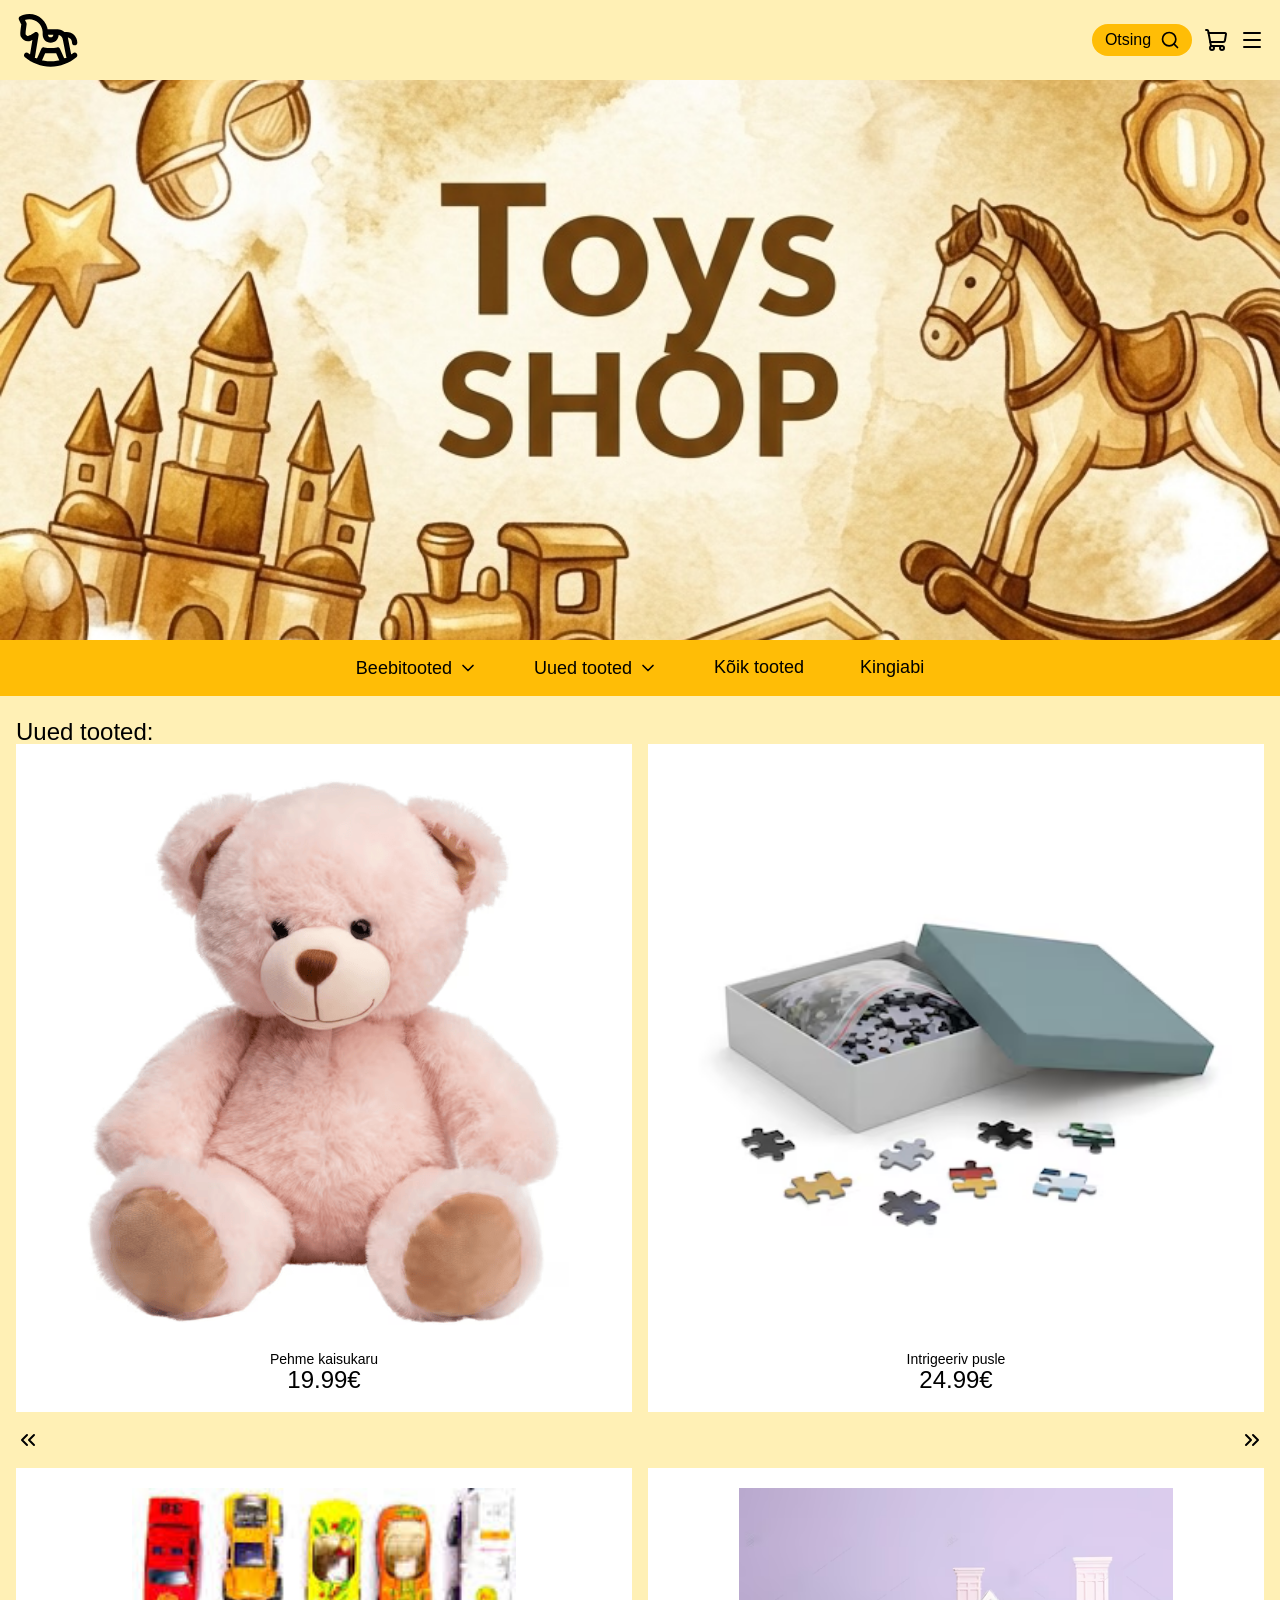
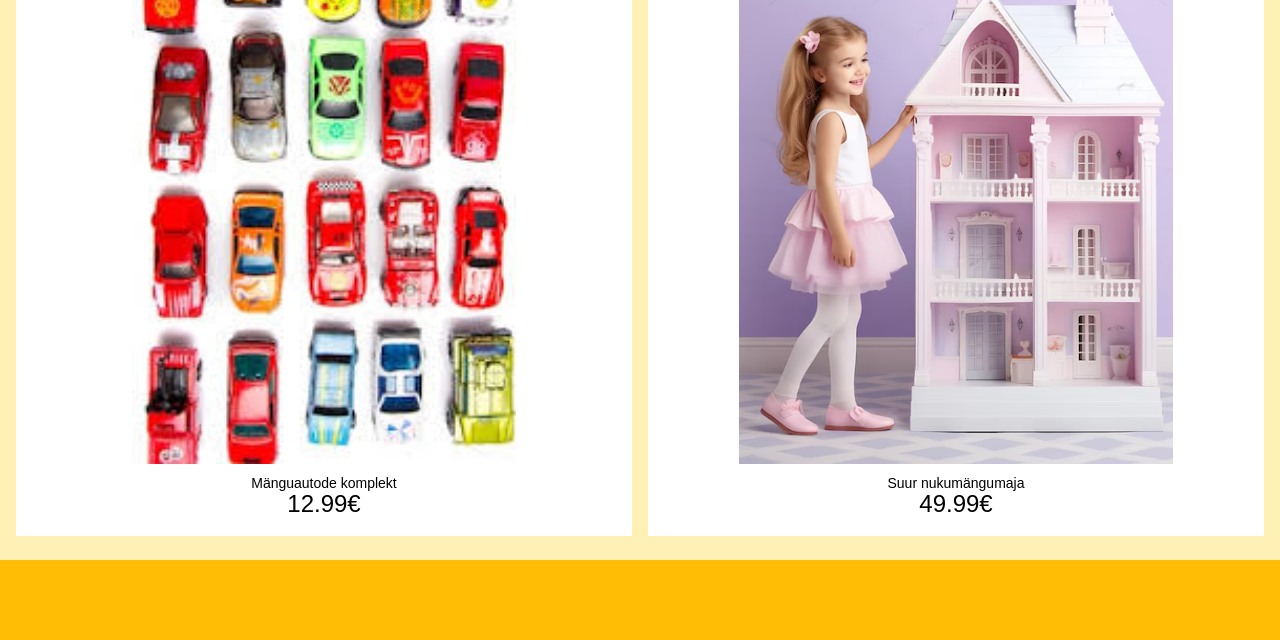
<file: index.html>
<!DOCTYPE html>
<html lang="et">

<head>
    <meta charset="utf-8">
    <meta name="viewport" content="width=device-width, initial-scale=1.0" />
    <title>Mänguasjapood</title>
    <link rel="stylesheet" href="reset.css" />
    <link rel="stylesheet" href="style.css" />
</head>

<body>
    <header>
        <div class="topbar">
            <a href="index.html" class="logo">
                <img src="img/rocking-horse-svgrepo-com.svg" alt="Mänguasjapood">
            </a>

            <div class="search">
                <span>Otsing</span>
                <img src="img/search.svg" alt="">
            </div>

            <button class="icon-btn cart-btn" aria-label="Ostukorv">
                <img src="img/shopping-cart.svg" alt="">
            </button>

            <button class="icon-btn menu-btn" aria-label="Menüü">
                <img src="img/menu.svg" alt="">
            </button>
        </div>

        <div class="banner">
            <img src="img/banner.jpeg" alt="">
        </div>

        <nav>
            <ul>
                <li>
                    <a href="#">Beebitooted <img src="img/chevron-down.svg" alt=""></a>
                </li>
                <li>
                    <a href="#">Uued tooted <img src="img/chevron-down.svg" alt=""></a>
                </li>
                <li><a href="tooted.html">Kõik tooted</a></li>
                <li><a href="kink.html">Kingiabi</a></li>
            </ul>
        </nav>
    </header>

    <main>

        <section class="uuedtooted">

            <h2> Uued tooted:</h2>

            <div class="tooted">
                <article class="toode">
                    <img src="img/karu.png" alt="kaisukaru">
                    <h3>Pehme kaisukaru</h3>
                    <p class="hind">19.99€</p>
                </article>

                <article class="toode">
                    <img src="img/pusle.avif" alt=""pusle>
                    <h3>Intrigeeriv pusle</h3>
                    <p class="hind">24.99€</p>
                </article>

                <div class="nooled">
                    <img src="img/chevrons-left.svg" alt="">
                    <img src="img/chevrons-right.svg" alt="">
                </div>

                <article class="toode">
                    <img src="img/autod.jpg" alt="autod">
                    <h3>Mänguautode komplekt</h3>
                    <p class="hind">12.99€</p>
                </article>
                <article class="toode">
                    <img src="img/nukumaja.avif" alt="nukumaja">
                    <h3>Suur nukumängumaja</h3>
                    <p class="hind">49.99€</p>
                </article>

            </div>


        </section>


    </main>

    <footer>

    </footer>


</body>

</html>
</file>
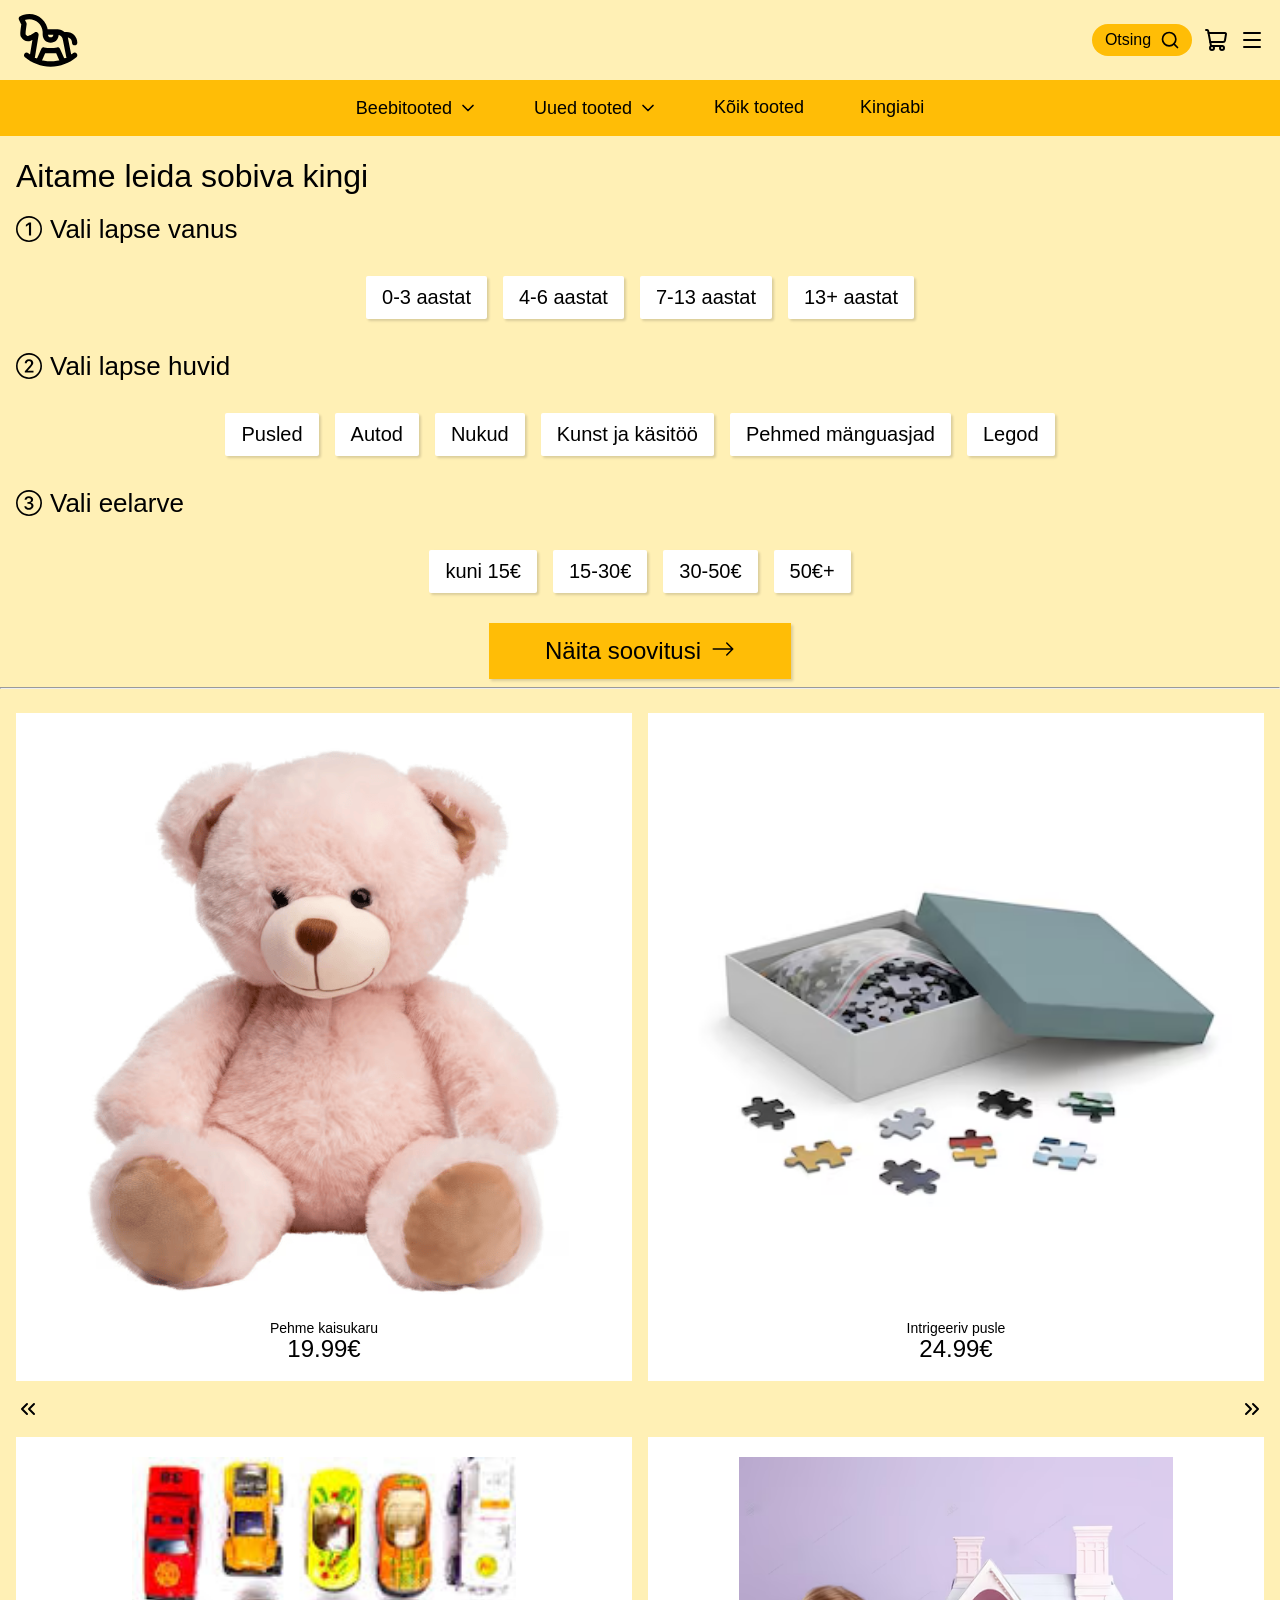
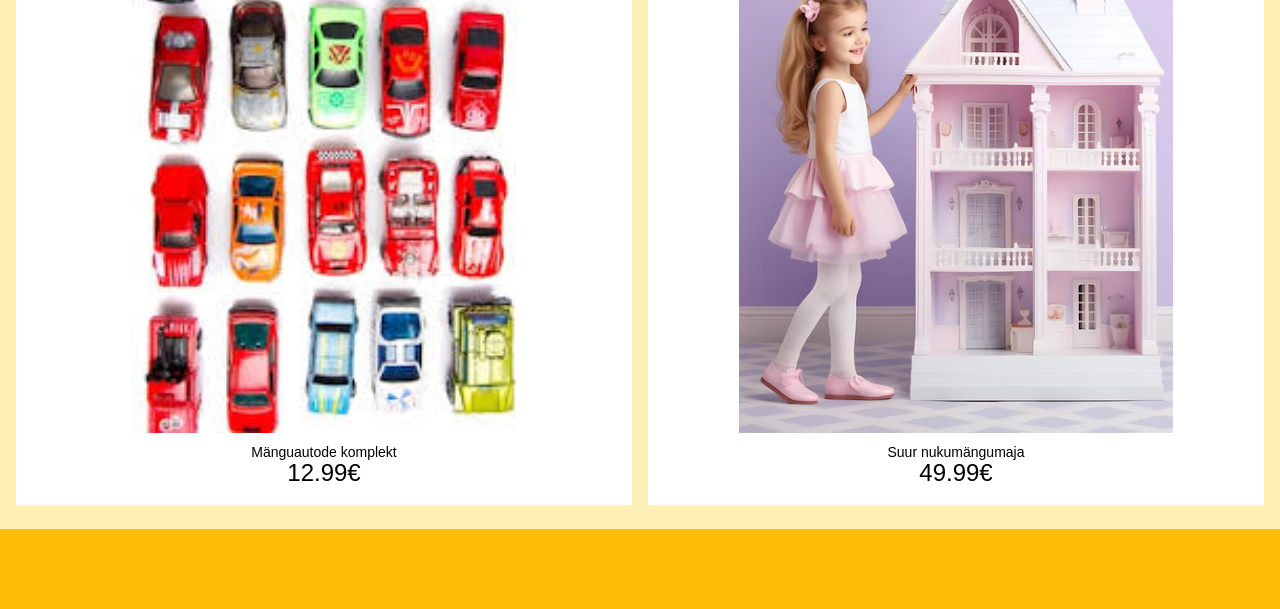
<file: kink.html>
<!DOCTYPE html>
<html lang="et">

<head>
    <meta charset="utf-8">
    <meta name="viewport" content="width=device-width, initial-scale=1.0" />
    <title>Mänguasjapood</title>

    <link rel="stylesheet" href="reset.css" />
    <link rel="stylesheet" href="style.css" />
</head>

<body>
    <header>
        <div class="topbar">
            <a href="index.html" class="logo">
                <img src="img/rocking-horse-svgrepo-com.svg" alt="Mänguasjapood">
            </a>

            <div class="search">
                <span>Otsing</span>
                <img src="img/search.svg" alt="">
            </div>

            <button class="icon-btn cart-btn" aria-label="Ostukorv">
                <img src="img/shopping-cart.svg" alt="">
            </button>

            <button class="icon-btn menu-btn" aria-label="Menüü">
                <img src="img/menu.svg" alt="">
            </button>
        </div>

        <nav>
            <ul>
                <li>
                    <a href="#">Beebitooted <img src="img/chevron-down.svg" alt=""></a>
                </li>
                <li>
                    <a href="#">Uued tooted <img src="img/chevron-down.svg" alt=""></a>
                </li>
                <li><a href="tooted.html">Kõik tooted</a></li>

                <li><a href="kink.html">Kingiabi</a></li>
            </ul>
        </nav>
    </header>

    <main>

        <section class="kingid">

            <h2>Aitame leida sobiva kingi</h2>

            <div class="valik">
                <h3><img src="img/1-circle.svg" alt="1">Vali lapse vanus</h3> <!-- tee nii, et pilt kohe enne teksti oleks -->

                <ul class="valik_nupud">
                    <li><button>0-3 aastat</button></li>
                    <li><button>4-6 aastat</button></li>
                    <li><button>7-13 aastat</button></li>
                    <li><button>13+ aastat</button></li>
                </ul>

            </div>
            
            <div class="valik">
                <h3><img src="img/2-circle.svg" alt="2">Vali lapse huvid</h3>

                <ul class="valik_nupud">
                    <li><button>Pusled</button></li>
                    <li><button>Autod</button></li>
                    <li><button>Nukud</button></li>
                    <li><button>Kunst ja käsitöö</button></li>
                    <li><button>Pehmed mänguasjad</button></li>
                    <li><button>Legod</button></li>
                </ul>

            </div>
            
            <div class="valik">
                <h3><img src="img/3-circle.svg" alt="3">Vali eelarve</h3>

                <ul class="valik_nupud">
                    <li><button>kuni 15€</button></li>
                    <li><button>15-30€</button></li>
                    <li><button>30-50€</button></li>
                    <li><button>50€+</button></li>
                </ul>

            </div>

            <div class="soovitus">
                <button>Näita soovitusi<img src="img/arrow-right.svg"></button>
            </div>

            <div class="loading" id="loading" aria-live="polite" aria-hidden="true">
                <div class="spinner"></div>
                <p>Otsime sobivaid kingitusi...</p>
            </div>

        </section>

        <hr>

        <section class="uuedtooted">

            <div class="tooted">

                <article class="toode">
                    <img src="img/karu.png" alt="kaisukaru">
                    <h3>Pehme kaisukaru</h3>
                    <p class="hind">19.99€</p>
                </article>

                <article class="toode">
                    <img src="img/pusle.avif" alt=""pusle>
                    <h3>Intrigeeriv pusle</h3>
                    <p class="hind">24.99€</p>
                </article>

                <div class="nooled">
                    <img src="img/chevrons-left.svg" alt="">
                    <img src="img/chevrons-right.svg" alt="">
                </div>

                <article class="toode">
                    <img src="img/autod.jpg" alt="autod">
                    <h3>Mänguautode komplekt</h3>
                    <p class="hind">12.99€</p>
                </article>
                <article class="toode">
                    <img src="img/nukumaja.avif" alt="nukumaja">
                    <h3>Suur nukumängumaja</h3>
                    <p class="hind">49.99€</p>
                </article>
            </div>
        </section>


    </main>

    <footer>

    </footer>

     <script>
        document.querySelectorAll(".valik_nupud button").forEach((button) => {
            
            button.addEventListener("click", () => {
                const isSelected = button.classList.toggle("selected");
                button.setAttribute("aria-pressed", isSelected);
            });
        });

        const soovitusBtn = document.querySelector(".soovitus button");
        const loading = document.getElementById("loading");

        soovitusBtn.addEventListener("click", () => {
            loading.classList.add("show");
            loading.setAttribute("aria-hidden", "false");
            soovitusBtn.disabled = true;

            setTimeout(() => {
                window.location.href = "tooted.html";
            }, 2000);
        });
    </script>

</body>

</html>
</file>
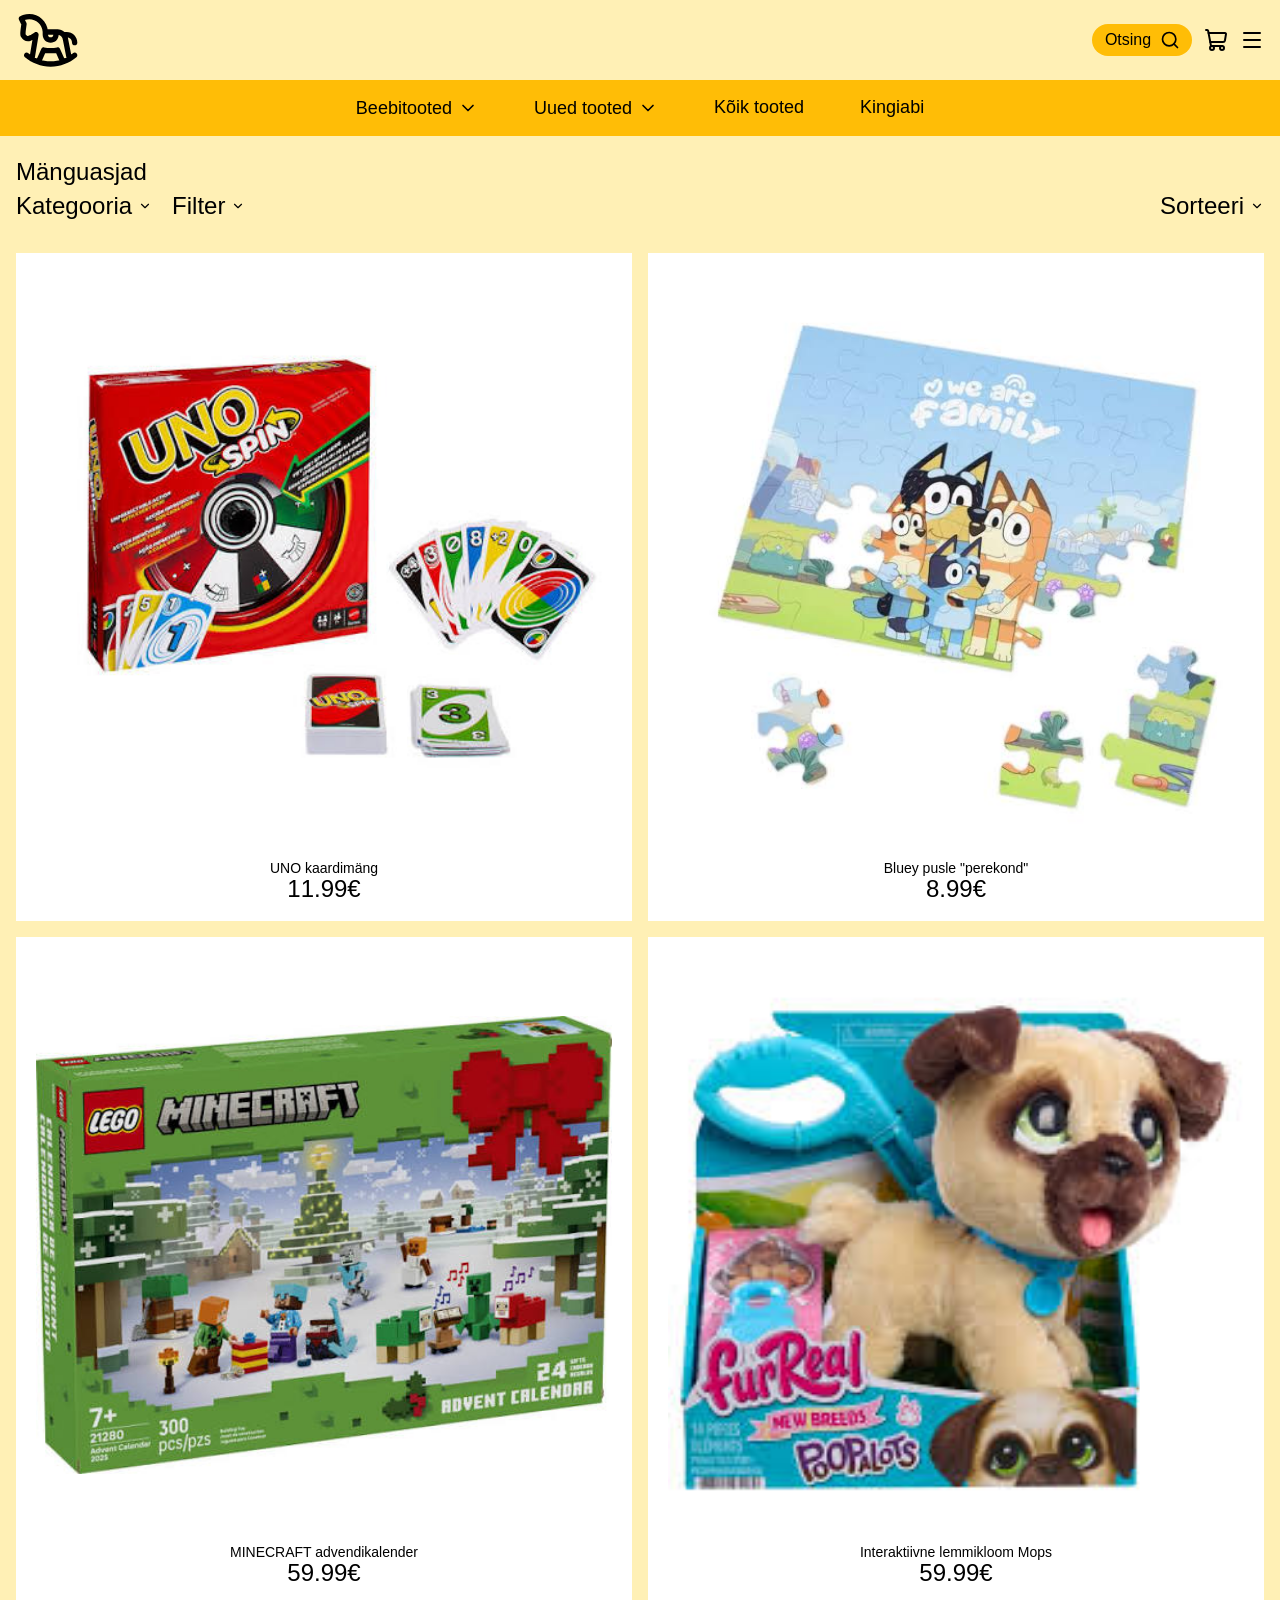
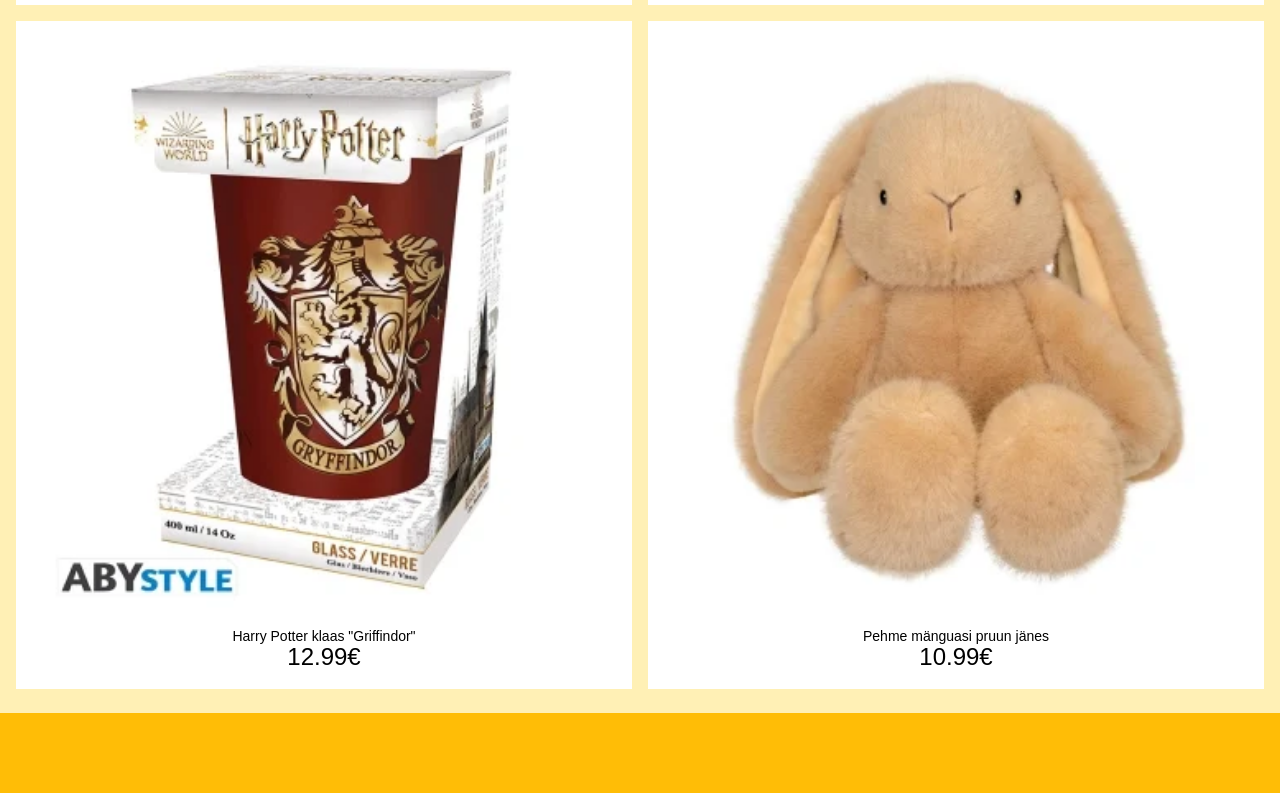
<file: tooted.html>
<!DOCTYPE html>
<html lang="et">

<head>
    <meta charset="utf-8">
    <meta name="viewport" content="width=device-width, initial-scale=1.0" />
    <title>Mänguasjapood</title>
    <link rel="stylesheet" href="reset.css" />
    <link rel="stylesheet" href="style.css" />
</head>

<body>
    <header>
        <div class="topbar">
            <a href="index.html" class="logo">
                <img src="img/rocking-horse-svgrepo-com.svg" alt="Mänguasjapood">
            </a>

            <div class="search">
                <span>Otsing</span>
                <img src="img/search.svg" alt="">
            </div>

            <button class="icon-btn cart-btn" aria-label="Ostukorv">
                <img src="img/shopping-cart.svg" alt="">
            </button>

            <button class="icon-btn menu-btn" aria-label="Menüü">
                <img src="img/menu.svg" alt="">
            </button>
        </div>

        <nav>
            <ul>
                <li>
                    <a href="#">Beebitooted <img src="img/chevron-down.svg" alt=""></a>
                </li>
                <li>
                    <a href="#">Uued tooted <img src="img/chevron-down.svg" alt=""></a>
                </li>
                <li><a href="tooted.html">Kõik tooted</a></li>
                <li><a href="kink.html">Kingiabi</a></li>
            </ul>
        </nav>
    </header>

    <main>

        <section class="uuedtooted">

            <h2> Mänguasjad</h2>

            <div class="tooted-ribamenyy">
                <ul class="ribamenyy-vasak">
                    <li>
                        <a href="#">Kategooria <img src="img/chevron-down.svg" alt=""></a>
                    </li>
                    <li>
                        <a href="#">Filter <img src="img/chevron-down.svg" alt=""></a>
                    </li>
                </ul>

                <!-- Parem pool: Sorteeri -->
                <ul class="ribamenyy-parem">
                    <li>
                        <a href="#">Sorteeri <img src="img/chevron-down.svg" alt=""></a>
                    </li>
                </ul>
            </div>

            <div class="tooted">
                <article class="toode">
                    <img src="img/uno.png" alt="uno">
                    <h3>UNO kaardimäng</h3>
                    <p class="hind">11.99€</p>
                </article>

                <article class="toode">
                    <img src="img/pusle.png" alt="" pusle>
                    <h3>Bluey pusle &quotperekond&quot</h3>
                    <p class="hind">8.99€</p>
                </article>

                <article class="toode">
                    <img src="img/minecraft.png" alt="minecraft">
                    <h3>MINECRAFT advendikalender</h3>
                    <p class="hind">59.99€</p>
                </article>

                <article class="toode">
                    <img src="img/koer.png" alt="pehme koer">
                    <h3>Interaktiivne lemmikloom Mops</h3>
                    <p class="hind">59.99€</p>
                </article>

                <article class="toode">
                    <img src="img/potter.png" alt="Harry Potter">
                    <h3>Harry Potter klaas &quotGriffindor&quot</h3>
                    <p class="hind">12.99€</p>
                </article>

                <article class="toode">
                    <img src="img/janes.png" alt="pehme jänes">
                    <h3>Pehme mänguasi pruun jänes</h3>
                    <p class="hind">10.99€</p>
                </article>

            </div>


        </section>


    </main>

    <footer>

    </footer>


</body>

</html>
</file>
<file: style.css>
*, *::before, *::after {
    box-sizing: border-box;
}

body {
    font-family: "Noto Sans", sans-serif;
    background: #fff0b5;
}

img {
    display: block;
    max-width: 100%;
}

.topbar {
    display: flex;
    align-items: center;
    gap: 12px;
    padding: 8px 16px;
}

.logo img {
    width: 56px;
    height: auto;
}

.search {
    margin-left: auto;
    display: flex;
    align-items: center;
    gap: 8px;
    width: 100px;
    padding: 6px 12px;
    background-color: #ffbd06;
    border-radius: 25px;
}

.search span {
    flex: 1;
    text-align: center;
}

.search img {
    width: 20px;
    height: 20px;
}

.icon-btn {
    border: none;
    background: none;
    padding: 0;
    cursor: pointer;
}

.icon-btn img {
    width: 24px;
    height: 24px;
}

.banner img {
    width: 100%;
    aspect-ratio: 16 / 7;
    object-fit: cover;
}

header nav {
    background-color: #ffbd06;
}

header nav ul {
    display: flex;
    justify-content: center;
    flex-wrap: nowrap;
    gap: 0 8px;
}

header nav ul li {
    padding: 12px 6px;
}

nav ul li a {
    display: flex;
    align-items: center;
    gap: 4px;
    font-size: 13px;
    white-space: nowrap;
    color: black;
    text-decoration: none;
}

nav ul li a img {
    width: 16px;
    height: 16px;
}

.uuedtooted, .kingid{
    margin: 0 16px;
}

.uuedtooted,.kingid h2 {
    margin-top: 24px;
    margin-bottom: 24px;
    font-size: 24px;
    font-weight: 500;
}

.valik h3 { 
    display: flex;
    align-items: center;
    gap: 8px;
    margin-top: 24px;
    margin-bottom: 24px;
    font-size: 20px;
    font-weight: 400;
}

.valik h3 img { 
    width: 1em;
    height: 1em;
    flex-shrink: 0;
}


.valik_nupud { 
    display: flex;
    flex-wrap: wrap;
    align-items: center;
    justify-content: center;
    padding: 10px;
    gap: 12px;
}

.valik_nupud button{ 
    border-radius: 2px;
    border: white;
    background-color: white;
    box-shadow: rgba(0, 0, 0, 0.15) 1.95px 1.95px 2.6px;

    padding: 6px 5px 6px 5px;
    white-space: nowrap;

    font-size: 16px;
    
    cursor: pointer;
    transition: background-color 0.15s;
}

.valik_nupud button.selected {
    background-color: #ffbd06;
}

.soovitus { 
    display: flex;
    align-items: center;
    justify-content: center;
    padding-top: 20px;
}
.soovitus button { 
    display: flex;
    border: #FFBD06;
    background-color: #FFBD06;
    padding: 10px 40px 10px 40px;
    box-shadow: rgba(0, 0, 0, 0.15) 1.95px 1.95px 2.6px;
    text-align: center;
    font-size: 20px;
    cursor: pointer;
    transition: background-color 0.15s;
}

.soovitus button:active {
    background-color: #ffce7a;
}

.soovitus img { 
    padding: 0px 0px 0px 10px;
    height: 20px;
}

.loading {
    position: fixed;
    inset: 0;
    z-index: 1000;
    display: none;
    flex-direction: column;
    align-items: center;
    justify-content: center;
    gap: 16px;
    background: #fff0b5;
    font-size: 18px;
}

.loading.show {
    display: flex;
}

.spinner {
    width: 56px;
    height: 56px;
    border: 6px solid white;
    border-top-color: #ffbd06;
    border-radius: 50%;
    animation: spin 0.9s linear infinite;
}

@keyframes spin {
    to { transform: rotate(360deg); }
}

.tooted {
    display: grid;
    grid-template-columns: repeat(2, minmax(0, 1fr));
    column-gap: 1rem;
    row-gap: 16px;
}

.nooled {
    grid-column: 1 / -1;
    display: flex;
    justify-content: space-between;
}

.toode {
    background-color: white;
    padding: 20px;
}

.toode img {
    width: 100%;
    aspect-ratio: 1 / 1;
    object-fit: contain;
}

.toode h3 {
    margin: 12px 0 2px;
    font-size: 14px;
    font-weight: 500;
    text-align: center;
}

.toode p {
    text-align: center;
}

.nooled img {
    width: 24px;
    height: 24px;
    pointer-events: auto;
}

.tooted-ribamenyy {
    display: flex;
    justify-content: space-between;
    align-items: center;
    margin-bottom: 25px;
    padding: 10px 0;
}

.ribamenyy-vasak,
.ribamenyy-parem {
    display: flex;
    align-items: center;
    gap: 20px;
    list-style: none;
    margin: 0;
    padding: 0;
}

.tooted-ribamenyy a {
    display: inline-flex;
    align-items: center;
    gap: 6px;
    text-decoration: none;
    color: inherit;
    font-weight: 500;
}

.tooted-ribamenyy img {
    width: 14px;
    height: auto;
}


footer {
    margin-top: 20px;
    padding: 40px;
    background-color: #ffbd06;
    overflow: hidden;
}

/** need tuleb üle vaadata **/

@media (max-width: 360px) {
    header nav ul {
        gap: 0;
    }

    header nav ul li {
        padding: 12px 4px;
    }

    nav ul li a {
        font-size: 11px;
        gap: 2px;
    }

    nav ul li a img {
        width: 12px;
        height: 12px;
    }
}

@media (min-width: 768px) {
    header nav ul {
        gap: 0 24px;
    }

    header nav ul li {
        padding: 18px 16px;
    }

    nav ul li a {
        font-size: 18px;
        gap: 6px;
    }

    nav ul li a img {
        width: 20px;
        height: 20px;
    }

    .logo img {
        width: auto;
        height: 64px;
    }

    .kingid h2 {
        font-size: 32px;
    }

    .valik h3 {
        font-size: 26px;   
    }

    .valik_nupud {
        gap: 16px;
    }

    .valik_nupud button {
        font-size: 20px;
        padding: 10px 16px;
    }

    .soovitus button {
        font-size: 24px;
        padding: 14px 56px;
    }

    .soovitus img {
        height: 24px;
    }
}
</file>
